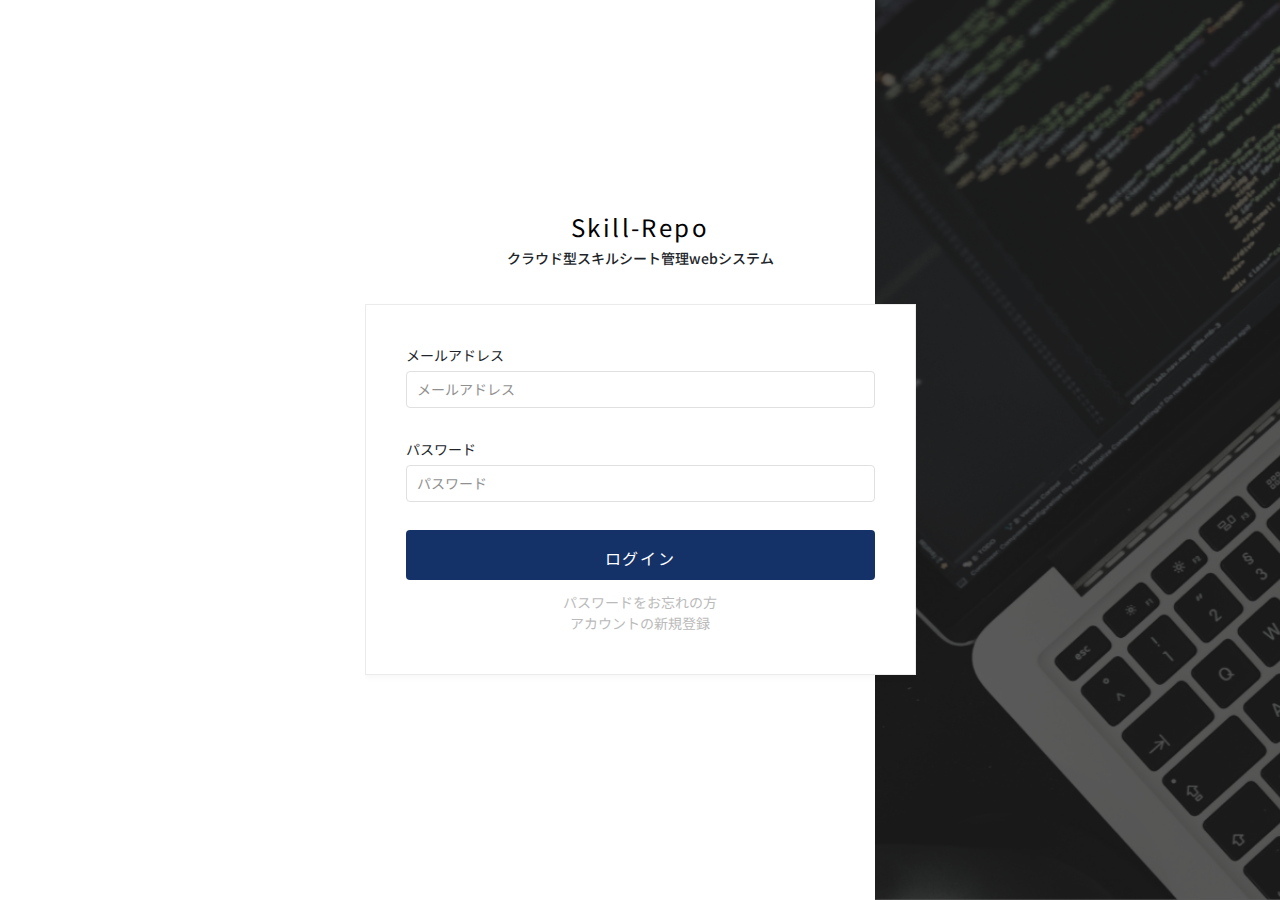
<file: skill-repo/index.html>
<!DOCTYPE html>
<html lang="en">
<head>
  <meta charset="UTF-8">
  <meta http-equiv="X-UA-Compatible" content="IE=edge">
  <meta name="viewport" content="width=device-width, initial-scale=1.0">
  <link rel="stylesheet" href="https://maxcdn.bootstrapcdn.com/bootstrap/4.1.3/css/bootstrap.min.css">
     <link rel="stylesheet" href="https://use.fontawesome.com/releases/v5.0.4/css/all.css">
     <style> @import url('https://fonts.googleapis.com/css2?family=Noto+Sans+JP:wght@100;300;400;500;700;900&display=swap'); </style>
     <link rel="preconnect" href="https://fonts.googleapis.com"><link rel="preconnect" href="https://fonts.gstatic.com" crossorigin><link href="https://fonts.googleapis.com/css2?family=Noto+Sans+JP:wght@100;300;400;500;700;900&display=swap" rel="stylesheet">
     <link rel="stylesheet" href="./css/style.css">
     <script src = "https://ajax.googleapis.com/ajax/libs/jquery/3.3.1/jquery.min.js"></script>
     <script src = "https://cdnjs.cloudflare.com/ajax/libs/popper.js/1.14.3/umd/popper.min.js"></script>
     <!-- <script src = "https://naxcdn.bootstrapcdn.com/bootstrap/4.1.3/js/bootstrap.min.js"></script> -->
     
  <title> Skrill-Repo</title>
  <!-- <link rel="icon" type="image/x-icon" href="/images/favicon.ico"> -->


</head>
<body >
  <!--    -->
  <div class="page-login">
   <div class="background" >
    <img src="./images/background.png" alt="background" style="height: 100%;
    -o-object-fit: cover;
    object-fit: cover;
    width: 100%;" >
    </div>
    <div class="black-background">
    &nbsp;
  </div>
  <div class="login-content">
  <span class="title-form">
    Skill-Repo
  </span>
  <span class="desc-title">
    クラウド型スキルシート管理webシステム
  </span>
  <div class="login-box">
    <form action = "home.html" class="form" id="form" method="post" >
     <div class="spacer"></div>
      <div class="form-login-input ">
        <label for="email" class="form-label">メールアドレス</label>
        <input type="text" class="form-input" id="email" name="email"  placeholder="メールアドレス" />   
        <p class="message" id="errorEmail"></p>
        <!-- <div id="email_error" ></div>   -->
      </div>
      <br>
      <div class="form-login-input">
        <label for="password" class="form-label">パスワード</label>
        <input type="password" class="form-input" id="password" name="password" placeholder="パスワード">
        <p class="message" id = "errorPassword"></p>
        <!-- <div id="pass_error" style="display: none;" >Chưa nhập password</div>  -->
        <div id= "errorBoth" class="not-show" ></div>
      </div>
      <button type="submit" class="btn"  name="button" id="button" >ログイン</button>
      <!-- onclick="return Login()" -->
    </form>
    <a class = "footer-login-box" href="https://skill-repo.jp/forgot-password">パスワードをお忘れの方</a>
    <a class = "footer-login-box" href="https://skill-repo.jp/register">アカウントの新規登録</a>
  </div>
  </div>
</div>
<script src="./main.js"></script>



</body>

</html>
</file>
<file: skill-repo/css/style.css>
html{
  font-size: 62.5%;
}
body{
  font-size: 1.4rem;
  font-weight: 400;
  height: 100vh;
  position: relative;
  /* text-align: center; */
  min-height: 100vh;
  font-family: 'Noto Sans JP', sans-serif;
  
}
.page-login{
align-items: center;
background-color: #fff;
display: flex;
height: 100vh;
min-height: 52rem;
justify-content: center;
overflow: hidden;
position: relative;
width: 100%;
}

.black-background{
  background-color: rgba(0, 0, 0, .64);
  height: 100%;
  position: absolute;
  right: 0;
  top: 0;
  width: calc(50% - 23.5rem);
}
.background{
  height: 100%;
  position: absolute;
  right: 0;
  top: 0;
  -o-object-fit: cover;
  object-fit: cover;
  width: calc(50% - 23.5rem);
}
.login-content{
  /* text-align: center; */
  box-sizing: border-box;
  width: 551px;
  height: 470px;
  z-index: 2;
  margin: 0px;
  padding: 0px;
  overflow: hidden;
}

.title-form{ 
  text-align: center;
  line-height: 2.3rem;
  color: black;
  font-size: 2.4rem;
  letter-spacing: .24rem;
  display: block!important;
  
}
.form-login-input{
  width: 100%;
  
}
.desc-title{
  margin-top: .78rem;
  line-height: 2.45rem;
  text-align: center;
  font-weight: 500 ;
  font-size: 1.4rem;
  display: block!important;
  
}
.login-box{
  background-color: #fff;
  padding: 40px;
  margin-top: 34px;
  border: 1px solid hsla(0,0%,44%,.14);
  box-shadow: 0 3px 6px 0 rgb(0 0 0 / 3%);
  width: 100%;
}
.form-input{
  width: 100%;
  border: 1px solid #d9d9d9;
  border-radius: 4px;
  padding: .7rem 1rem;
  font-size: 1.4rem;
}
.form-input-error{
  border-color:  red;
}
.form-label{
  font-size: 1.4rem;
  min-width: 100%;
}
.btn{
  background-color: #143268;
  border: 1px solid transparent;
  border-radius: 4px;
  color: #fff;
  font-size: 1.6rem;
  font-weight: 400;
  letter-spacing: .16rem;
  padding: 1.45rem;
  margin: auto;
  text-align: center;
  text-decoration: none;
  width: 100%;
  height: 50px;
  transition: .25s;
  display: block;
  margin-top: 2.8rem;
  margin-bottom: 1.16rem;
  text-transform: none;
  font-family: inherit;
  line-height: inherit;
 
  
}

.btn:hover{
  background-color: #224585;
}
.footer-login-box, .form-input{
  display: block;
  color: #aaa;
  opacity: .8;
}
.form-input{
color: #212529;
}
.footer-login-box{
  text-align: center;
}
.form-input:hover{
     background-color: #e7e8e9;
     border: 1px solid #d9d9d9;
     color: #212529;
}
.footer-login-box:hover{
  text-decoration: none;
  color: #143268;
  opacity: 1;
}
.message, .errorBoth{
  color: red;
}
.not-show{
  display: none;
}
.errorBoth{
  text-align: center;
  display: block;
}


/* // Extra small devices (portrait phones, less than 576px) */
@media (max-width: 575.98px) { 
  .login-box{
    min-width: auto;
    width: auto;
  }
  
  .background, .black-background{
    overflow-x: hidden;
    background-attachment: fixed;
    display: none;
    
  }
  
  .login-content{
    width: 412px;
    position: fixed;
    
  }
  .form{
    position: sticky;
  }
  
 }

/* // Small devices (landscape phones, 576px and up) */
@media (min-width: 576px) and (max-width: 767.98px) { 
  /* .login-box{
    min-width: auto;
    width: auto;
  } */
  .background, .black-background{
    overflow-x: hidden ;
    
  }
  
  .login-content{
    width: 600px;
  }
  .login-box{
    width: 80%;
  }
  .form{
    position: sticky;
  }
 }


/* // Medium devices (tablets, 768px and up) */
@media (min-width: 768px) and (max-width: 991.98px) { 
  .form{
    position: sticky;
  }

}

/* // Large devices (desktops, 992px and up) */
@media (min-width: 992px) and (max-width: 1199.98px) {
  .form{
    position: sticky;
  }
  /* [class*="login-box"] {
    width: 30.1rem;
  } */
 }

/* // Extra large devices (large desktops, 1200px and up) */
@media (min-width: 1200px) { 

  .form{
    position: sticky;
  }
    
  }
</file>
